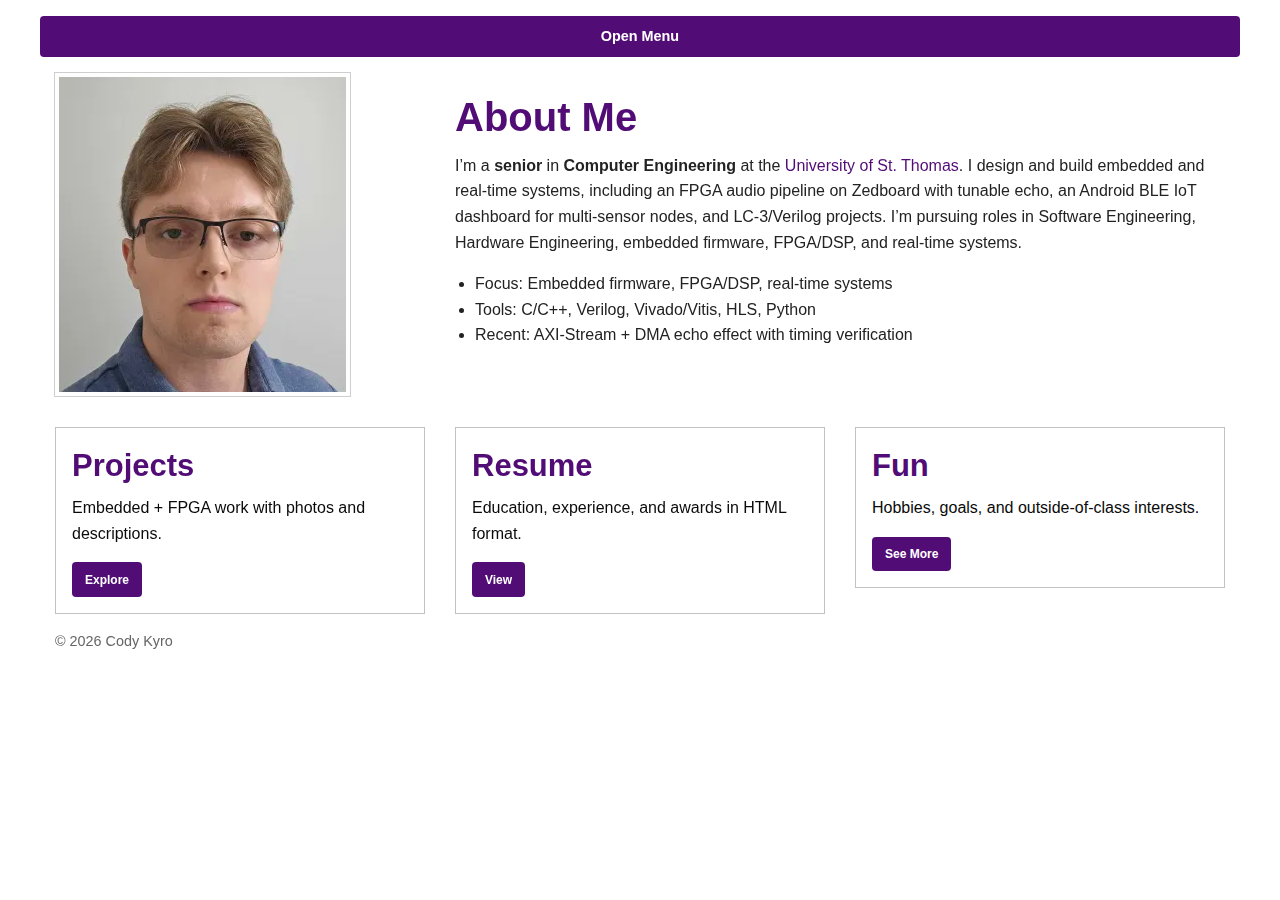
<file: index.html>
<!DOCTYPE html>
<html lang="en">
<head>
  <meta charset="utf-8">
  <meta name="viewport" content="width=device-width, initial-scale=1.0">
  <title>Cody Kyro</title>
  <link rel="stylesheet" href="css/foundation.css">
  <link rel="stylesheet" href="css/style.css">
</head>
<body>
  <div class="off-canvas-wrapper">
    <!-- Off-canvas menu -->
    <div class="off-canvas position-left" id="offCanvas" data-off-canvas>
      <button class="close-button" aria-label="Close menu" type="button" data-close>
        <span aria-hidden="true">&times;</span>
      </button>
      <ul class="vertical menu">
        <li><a href="index.html">Home Page</a></li>
        <li><a href="projects.html">Projects</a></li>
        <li><a href="resume.html">Resume</a></li>
        <li><a href="fun.html">Fun</a></li>
      </ul>
    </div>

    <!-- Page content -->
    <div class="off-canvas-content" data-off-canvas-content">
      <div class="grid-container">
        <!-- Open Menu button (matches Fun page) -->
        <div class="grid-x grid-padding-x">
          <button type="button" class="cell large-auto button" data-toggle="offCanvas">Open Menu</button>
        </div>

        <!-- About Me -->
        <section class="grid-x grid-padding-x grid-margin-y medium-align-middle">
          <!-- Headshot -->
          <div class="cell small-12 medium-4">
            <img src="images/me.png" alt="Headshot of Cody Kyro" class="thumbnail">
          </div>
          <!-- About text -->
          <div class="cell small-12 medium-8">
            <h2>About Me</h2>
            <p>
              I’m a <strong>senior</strong> in <strong>Computer Engineering</strong> at the
              <a href="https://stthomas.edu" target="_blank" rel="noopener">University of St. Thomas</a>.
              I design and build embedded and real-time systems, including an FPGA audio pipeline on Zedboard
              with tunable echo, an Android BLE IoT dashboard for multi-sensor nodes, and LC-3/Verilog projects.
              I’m pursuing roles in Software Engineering, Hardware Engineering, embedded firmware, FPGA/DSP, and real-time systems.
            </p>
            <ul>
              <li>Focus: Embedded firmware, FPGA/DSP, real-time systems</li>
              <li>Tools: C/C++, Verilog, Vivado/Vitis, HLS, Python</li>
              <li>Recent: AXI-Stream + DMA echo effect with timing verification</li>
            </ul>
          </div>
        </section>

        <!-- Purple Callout Bubbles -->
        <section class="grid-x grid-padding-x grid-margin-y">
          <div class="cell small-12 medium-4">
            <div class="callout">
              <h3>Projects</h3>
              <p>Embedded + FPGA work with photos and descriptions.</p>
              <a href="projects.html" class="button small">Explore</a>
            </div>
          </div>
          <div class="cell small-12 medium-4">
            <div class="callout">
              <h3>Resume</h3>
              <p>Education, experience, and awards in HTML format.</p>
              <a href="resume.html" class="button small">View</a>
            </div>
          </div>
          <div class="cell small-12 medium-4">
            <div class="callout">
              <h3>Fun</h3>
              <p>Hobbies, goals, and outside-of-class interests.</p>
              <a href="fun.html" class="button small">See More</a>
            </div>
          </div>
        </section>

        <footer>
          <p style="font-size:0.9rem; color:#666;">© <span id="year"></span> Cody Kyro</p>
        </footer>
      </div>
    </div>
  </div>

  <!-- Foundation scripts -->
  <script src="js/vendor/jquery.js"></script>
  <script src="js/vendor/what-input.js"></script>
  <script src="js/vendor/foundation.js"></script>
  <script>
    $(document).foundation();
    document.getElementById('year').textContent = new Date().getFullYear();
  </script>
</body>
</html>
</file>
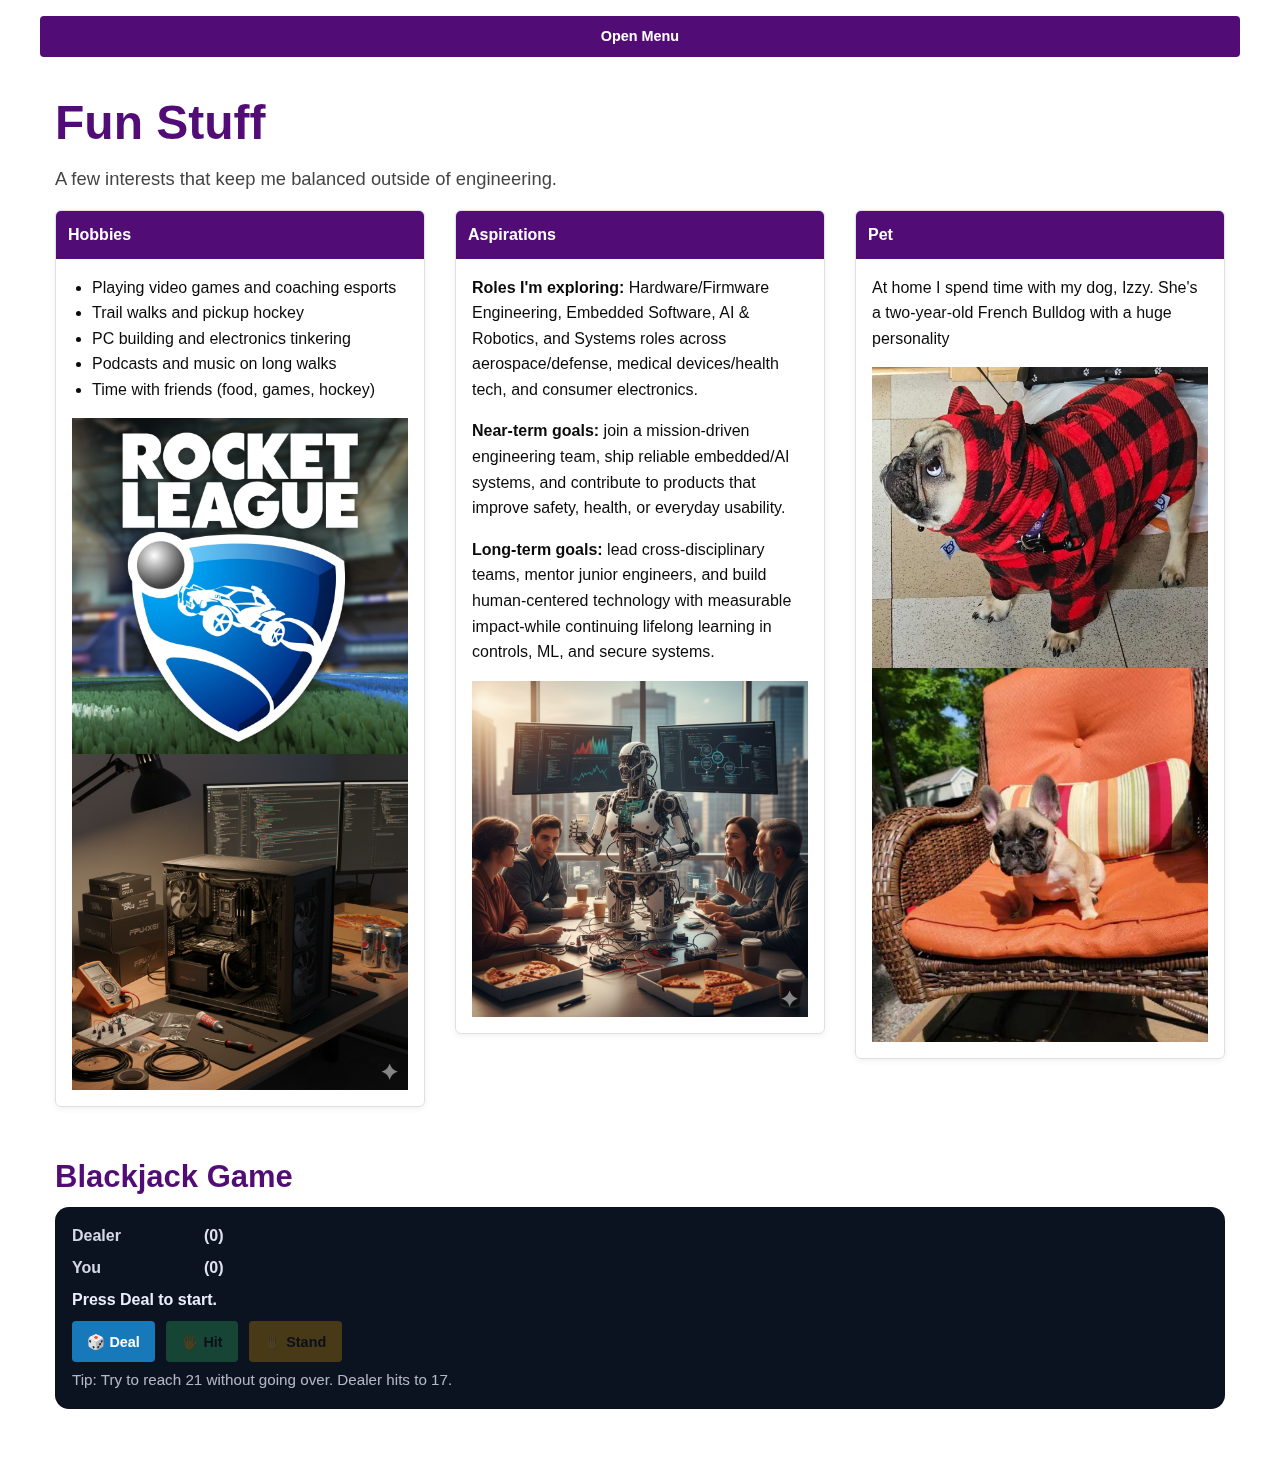
<file: fun.html>
<!DOCTYPE html>
<html lang="en">
<head>
  <meta charset="utf-8">
  <meta name="viewport" content="width=device-width, initial-scale=1.0">
  <title>Cody J. Kyro — Fun</title>
  <link rel="stylesheet" href="css/foundation.css">
  <link rel="stylesheet" href="css/style.css">
  <style>
    /* --- Blackjack minimal styles --- */
    .bj-table { background:#0b1220; color:#e8eefc; border-radius:14px; padding:1rem; }
    .bj-row { display:flex; flex-wrap:wrap; align-items:center; gap:.75rem; margin:.5rem 0; }
    .bj-label { font-weight:700; opacity:.9; min-width:6.5rem; }
    .bj-cards { display:flex; gap:.35rem; flex-wrap:wrap; }
    .bj-card {
      font-size:1.35rem; line-height:1; padding:.35rem .5rem; border-radius:10px;
      background:#111a30; border:1px solid #1f2a44; min-width:2.2rem; text-align:center;
      box-shadow:0 1px 0 rgba(255,255,255,0.06) inset, 0 2px 6px rgba(0,0,0,0.25);
    }
    .bj-card.red { color:#ffb3b3; }
    .bj-tot { font-weight:700; margin-left:.25rem; opacity:.95; }
    .bj-status { margin:.35rem 0 .6rem; min-height:1.2rem; font-weight:700; }
    .bj-status.win { color:#6ee7a8; }     /* green-ish */
    .bj-status.lose { color:#fca5a5; }    /* red-ish */
    .bj-status.push { color:#93c5fd; }    /* blue-ish */
    .bj-controls .button { margin-right:.4rem; margin-bottom:.4rem; }
    .muted { opacity:.75; font-size:.95rem; }
  </style>
</head>
<body>
  <div class="off-canvas-wrapper">
    <!-- Off-canvas menu -->
    <div class="off-canvas position-left" id="offCanvas" data-off-canvas>
      <button class="close-button" aria-label="Close menu" type="button" data-close>
        <span aria-hidden="true">&times;</span>
      </button>
      <ul class="vertical menu">
        <li><a href="index.html">Home page</a></li>
        <li><a href="projects.html">Projects</a></li>
        <li><a href="resume.html">Resume</a></li>
        <li><a href="fun.html">Fun</a></li>
      </ul>
    </div>

    <!-- Page content -->
    <div class="off-canvas-content" data-off-canvas-content>
      <div class="grid-container">
        <!-- Open Menu button -->
        <div class="grid-x grid-padding-x">
          <button type="button" class="cell large-auto button" data-toggle="offCanvas">Open Menu</button>
        </div>

        <!-- Fun content -->
        <div class="grid-x grid-padding-x">
          <div class="cell">
            <h1 style="margin-top:1rem;">Fun Stuff</h1>
            <p class="lead">A few interests that keep me balanced outside of engineering.</p>
          </div>
        </div>

        <!-- Hobbies / Aspirations / Pet -->
        <div class="grid-x grid-padding-x small-up-1 medium-up-2 large-up-3">
          <div class="cell">
            <div class="card">
              <div class="card-divider">Hobbies</div>
              <div class="card-section">
                <ul>
                  <li>Playing video games and coaching esports</li>
                  <li>Trail walks and pickup hockey</li>
                  <li>PC building and electronics tinkering</li>
                  <li>Podcasts and music on long walks</li>
                  <li>Time with friends (food, games, hockey)</li>
                </ul>
                <img src="images/Rocket_League_logo.png" alt="Hockey action" class="project-image">
                <img src="images\Generated Image October 01, 2025 - 10_27AM.png" alt="pcbuilding" class="project-image">
                
              </div>
            </div>
          </div>

          <div class="cell">
            <div class="card">
              <div class="card-divider">Aspirations</div>
              <div class="card-section">
                <p><strong>Roles I'm exploring:</strong> Hardware/Firmware Engineering, Embedded Software, AI & Robotics, and Systems roles across aerospace/defense, medical devices/health tech, and consumer electronics.</p>
                <p><strong>Near-term goals:</strong> join a mission-driven engineering team, ship reliable embedded/AI systems, and contribute to products that improve safety, health, or everyday usability.</p>
                <p><strong>Long-term goals:</strong> lead cross-disciplinary teams, mentor junior engineers, and build human-centered technology with measurable impact-while continuing lifelong learning in controls, ML, and secure systems.</p>
                <img src="images/Generated Image October 01, 2025 - 10_26AM.png" alt="Future goals" class="project-image">
              </div>
            </div>
          </div>

          <div class="cell">
            <div class="card">
              <div class="card-divider">Pet</div>
              <div class="card-section">
                <p>At home I spend time with my dog, Izzy. She's a two-year-old French Bulldog with a huge personality</p>
                <img src="images/izzy.png" alt="My dog, Izzy" class="project-image">
                <img src="images/izzy2.png" alt="Izzy relaxing" class="project-image">
              </div>
            </div>
          </div>
        </div>

        <!-- === Blackjack Game  (replaces former Media section) === -->
        <div class="grid-x grid-padding-x">
          <div class="cell">
            <h3 style="margin-top:2rem;">Blackjack Game</h3>
            <div class="bj-table callout">
              <div class="bj-row">
                <div class="bj-label">Dealer</div>
                <div id="dealer-cards" class="bj-cards"></div>
                <div id="dealer-total" class="bj-tot"></div>
              </div>
              <div class="bj-row">
                <div class="bj-label">You</div>
                <div id="player-cards" class="bj-cards"></div>
                <div id="player-total" class="bj-tot"></div>
              </div>
              <div id="bj-status" class="bj-status"></div>
              <div class="bj-controls">
                <button id="dealBtn" class="button primary">🎲 Deal</button>
                <button id="hitBtn" class="button success" disabled>🖐️ Hit</button>
                <button id="standBtn" class="button warning" disabled>✋ Stand</button>
              </div>
              <div class="muted">Tip: Try to reach 21 without going over. Dealer hits to 17.</div>
            </div>
          </div>
        </div>
        <!-- === /Blackjack === -->

      </div>
    </div>
  </div>

  <!-- Foundation scripts -->
  <script src="js/vendor/jquery.js"></script>
  <script src="js/vendor/what-input.js"></script>
  <script src="js/vendor/foundation.js"></script>
  <script>$(document).foundation();</script>

  <!-- Blackjack logic -->
  <script>
    (function () {
      const SUITS = [
        {s:'♠️', red:false},
        {s:'♥️', red:true},
        {s:'♦️', red:true},
        {s:'♣️', red:false},
      ];
      const RANKS = [
        {r:'A', v:11},
        {r:'2', v:2}, {r:'3', v:3}, {r:'4', v:4}, {r:'5', v:5},
        {r:'6', v:6}, {r:'7', v:7}, {r:'8', v:8}, {r:'9', v:9},
        {r:'10', v:10}, {r:'J', v:10}, {r:'Q', v:10}, {r:'K', v:10}
      ];

      const $dealerCards = document.getElementById('dealer-cards');
      const $playerCards = document.getElementById('player-cards');
      const $dealerTotal = document.getElementById('dealer-total');
      const $playerTotal = document.getElementById('player-total');
      const $status = document.getElementById('bj-status');
      const $deal = document.getElementById('dealBtn');
      const $hit = document.getElementById('hitBtn');
      const $stand = document.getElementById('standBtn');

      let deck = [];
      let dealer = [];
      let player = [];
      let inRound = false;
      let dealerHidden = null; // store the hidden card element

      function buildDeck() {
        const d = [];
        SUITS.forEach(su => {
          RANKS.forEach(ra => {
            d.push({rank: ra.r, val: ra.v, suit: su.s, red: su.red});
          });
        });
        // simple shuffle (Fisher-Yates)
        for (let i = d.length - 1; i > 0; i--) {
          const j = Math.floor(Math.random() * (i + 1));
          [d[i], d[j]] = [d[j], d[i]];
        }
        return d;
      }

      function handValue(hand) {
        let total = 0, aces = 0;
        for (const c of hand) {
          total += c.val;
          if (c.rank === 'A') aces++;
        }
        // downgrade Aces from 11 to 1 while busting
        while (total > 21 && aces > 0) {
          total -= 10;
          aces--;
        }
        return total;
      }

      function cardEl(card, faceDown=false) {
        const el = document.createElement('span');
        el.className = 'bj-card' + (card.red ? ' red' : '');
        el.textContent = faceDown ? '🂠' : `${card.rank}${card.suit}`;
        return el;
      }

      function render(hideDealerHole = true) {
        // clear
        $dealerCards.innerHTML = '';
        $playerCards.innerHTML = '';
        $status.textContent = '';
        $status.className = 'bj-status';

        // dealer
        if (inRound && hideDealerHole && dealer.length >= 2) {
          $dealerCards.appendChild(cardEl(dealer[0], false));
          dealerHidden = cardEl(dealer[1], true);
          $dealerCards.appendChild(dealerHidden);
          for (let i = 2; i < dealer.length; i++) {
            $dealerCards.appendChild(cardEl(dealer[i], false));
          }
          $dealerTotal.textContent = ''; // hidden until reveal
        } else {
          dealer.forEach(c => $dealerCards.appendChild(cardEl(c, false)));
          $dealerTotal.textContent = '(' + handValue(dealer) + ')';
        }

        // player
        player.forEach(c => $playerCards.appendChild(cardEl(c, false)));
        $playerTotal.textContent = '(' + handValue(player) + ')';
      }

      function setButtons(state) {
        // state: 'fresh' | 'active' | 'locked'
        if (state === 'fresh') {
          $deal.disabled = false;
          $hit.disabled = true;
          $stand.disabled = true;
        } else if (state === 'active') {
          $deal.disabled = true;
          $hit.disabled = false;
          $stand.disabled = false;
        } else { // locked
          $deal.disabled = false;
          $hit.disabled = true;
          $stand.disabled = true;
        }
      }

      function message(txt, type) {
        $status.textContent = txt;
        $status.className = 'bj-status ' + (type || '');
      }

      function startRound() {
        deck = buildDeck();
        dealer = [];
        player = [];
        inRound = true;
        dealerHidden = null;
        // initial deal: P, D, P, D
        player.push(deck.pop());
        dealer.push(deck.pop());
        player.push(deck.pop());
        dealer.push(deck.pop());
        setButtons('active');
        render(true);

        const p = handValue(player);
        const d = handValue(dealer);
        // check naturals (reveal)
        if (p === 21 || d === 21) {
          endRound();
        } else {
          message('Your move: Hit or Stand?');
        }
      }

      function hit() {
        if (!inRound) return;
        player.push(deck.pop());
        render(true);
        const p = handValue(player);
        if (p > 21) {
          endRound();
        } else {
          message('You drew a card. Hit or Stand?');
        }
      }

      function dealerPlay() {
        // reveal dealer hole
        render(false);
        // Dealer hits to 17 (standard: hit on <17, stand on 17+)
        while (handValue(dealer) < 17) {
          dealer.push(deck.pop());
          render(false);
        }
      }

      function endRound() {
        // reveal dealer and settle
        dealerPlay();
        const p = handValue(player);
        const d = handValue(dealer);

        if (p > 21) {
          message('Bust! Dealer wins.', 'lose');
        } else if (d > 21) {
          message('Dealer busts. You win!', 'win');
        } else if (p > d) {
          message('You win!', 'win');
        } else if (p < d) {
          message('Dealer wins.', 'lose');
        } else {
          message('Push (tie).', 'push');
        }
        inRound = false;
        setButtons('locked');
      }

      // Wire up controls
      $deal.addEventListener('click', startRound);
      $hit.addEventListener('click', hit);
      $stand.addEventListener('click', endRound);

      // initial state
      setButtons('fresh');
      render(false);
      message('Press Deal to start.');
    })();
  </script>
</body>
</html>
</file>
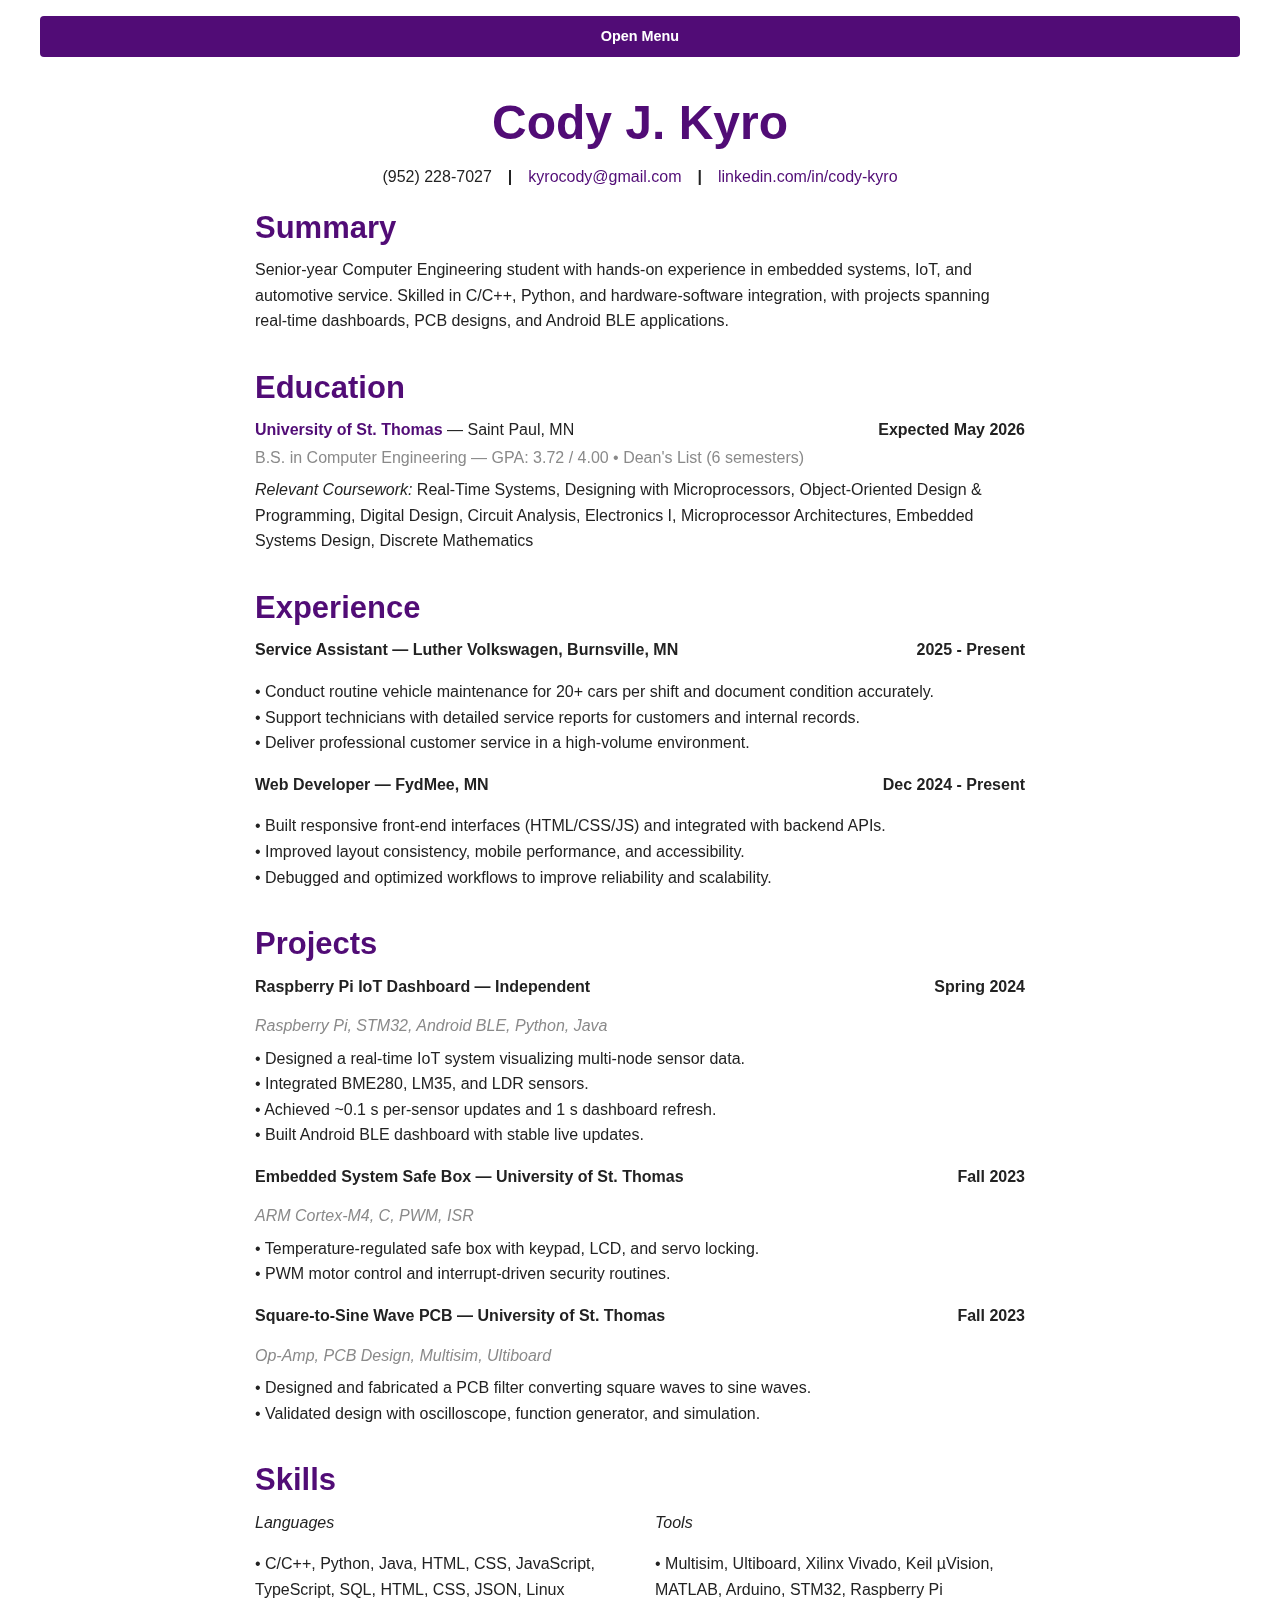
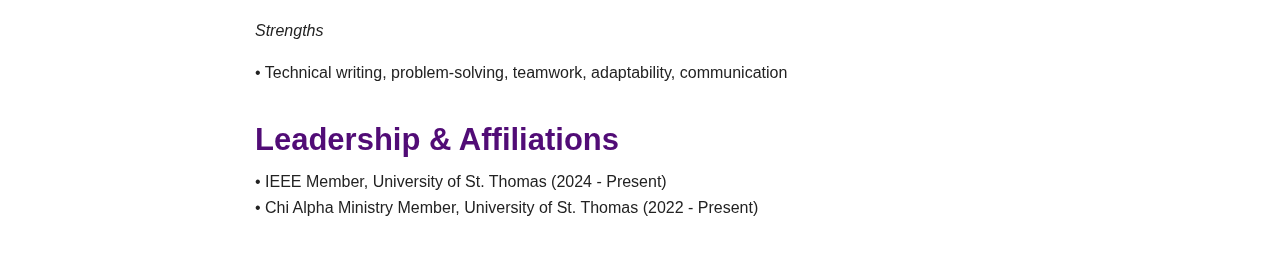
<file: resume.html>
<!DOCTYPE html>
<html lang="en">
<head>
  <meta charset="utf-8">
  <meta name="viewport" content="width=device-width, initial-scale=1.0">
  <title>Cody J. Kyro — Resume</title>
  <!-- Foundation first, then your site theme -->
  <link rel="stylesheet" href="css/foundation.css">
  <link rel="stylesheet" href="css/style.css">

</head>
<body>
  <div class="off-canvas-wrapper">
    <!-- Off-canvas menu -->
    <div class="off-canvas position-left" id="offCanvas" data-off-canvas>
      <button class="close-button" aria-label="Close menu" type="button" data-close>
        <span aria-hidden="true">&times;</span>
      </button>
      <ul class="vertical menu">
                <li><a href="index.html">Home Page</a></li>
                <li><a href="projects.html">Projects</a></li> <!--repalce hashtag with the file name -->
                <li><a href="resume.html">Resume</a></li>
                <li><a href="fun.html">Fun</a></li>
      </ul>
    </div>

    <!-- Page content -->
    <div class="off-canvas-content" data-off-canvas-content>
      <div class="grid-container">
        <!-- Open Menu button -->
        <div class="grid-x grid-padding-x">
          <button type="button" class="cell large-auto button" data-toggle="offCanvas">Open Menu</button>
        </div>

        <!-- Name + Contact -->
        <div class="grid-x grid-padding-x align-center">
          <div class="cell small-12 medium-10 large-8 text-center">
            <h1 style="margin-top:1rem;">Cody J. Kyro</h1>
            <ul class="menu align-center simple" style="margin-bottom:0;">
              <li>(952) 228-7027</li>
              <li><strong>|</strong></li>
              <li><a href="mailto:kyrocody@gmail.com">kyrocody@gmail.com</a></li> 
              <li><strong>|</strong></li>
              <li><a href="https://www.linkedin.com/in/cody-kyro" target="_blank" rel="noopener">linkedin.com/in/cody-kyro</a></li>
            </ul>
          </div>
        </div>

        <!-- Summary -->
        <div class="grid-x grid-padding-x align-center">
          <div class="cell small-12 medium-10 large-8">
            <h3>Summary</h3>
            <p>
              Senior-year Computer Engineering student with hands-on experience in embedded systems, IoT, and automotive service.
              Skilled in C/C++, Python, and hardware-software integration, with projects spanning real-time dashboards, PCB designs,
              and Android BLE applications.
            </p>
          </div>
        </div>

        <!-- Education -->
        <div class="grid-x grid-padding-x align-center">
          <div class="cell small-12 medium-10 large-8">
            <h3>Education</h3>
            <div class="grid-x align-justify">
              <div class="cell auto">
                <p style="margin-bottom:.25rem;">
                  <strong>
                    <a href="https://stthomas.edu" target="_blank" rel="noopener">University of St. Thomas</a>
                  </strong> — Saint Paul, MN
                </p>
                <p class="subheader" style="margin-top:0;">
                  B.S. in Computer Engineering — GPA: 3.72 / 4.00 • Dean's List (6 semesters)
                </p>
              </div>
              <div class="cell shrink text-right">
                <p><strong>Expected May 2026</strong></p>
              </div>
            </div>
            <p><em>Relevant Coursework:</em> Real-Time Systems, Designing with Microprocessors, Object-Oriented Design &amp; Programming,
              Digital Design, Circuit Analysis, Electronics I, Microprocessor Architectures, Embedded Systems Design, Discrete Mathematics
            </p>
          </div>
        </div>

        <!-- Experience -->
        <div class="grid-x grid-padding-x align-center">
          <div class="cell small-12 medium-10 large-8">
            <h3>Experience</h3>

            <div class="grid-x align-justify">
              <div class="cell auto"><p style="margin-bottom:.25rem;"><strong>Service Assistant — Luther Volkswagen, Burnsville, MN</strong></p></div>
              <div class="cell shrink text-right"><p><strong>2025 - Present</strong></p></div>
            </div>
            <ul class="no-bullet">
              <li>• Conduct routine vehicle maintenance for 20+ cars per shift and document condition accurately.</li>
              <li>• Support technicians with detailed service reports for customers and internal records.</li>
              <li>• Deliver professional customer service in a high-volume environment.</li>
            </ul>

            <div class="grid-x align-justify" style="margin-top:.75rem;">
              <div class="cell auto"><p style="margin-bottom:.25rem;"><strong>Web Developer — FydMee, MN</strong></p></div>
              <div class="cell shrink text-right"><p><strong>Dec 2024 - Present</strong></p></div>
            </div>
            <ul class="no-bullet">
              <li>• Built responsive front-end interfaces (HTML/CSS/JS) and integrated with backend APIs.</li>
              <li>• Improved layout consistency, mobile performance, and accessibility.</li>
              <li>• Debugged and optimized workflows to improve reliability and scalability.</li>
            </ul>
          </div>
        </div>

        <!-- Projects -->
        <div class="grid-x grid-padding-x align-center">
          <div class="cell small-12 medium-10 large-8">
            <h3>Projects</h3>

            <div class="grid-x align-justify">
              <div class="cell auto"><p style="margin-bottom:.25rem;"><strong>Raspberry Pi IoT Dashboard — Independent</strong></p></div>
              <div class="cell shrink text-right"><p><strong>Spring 2024</strong></p></div>
            </div>
            <p class="subheader" style="margin-top:0;"><em>Raspberry Pi, STM32, Android BLE, Python, Java</em></p>
            <ul class="no-bullet">
              <li>• Designed a real-time IoT system visualizing multi-node sensor data.</li>
              <li>• Integrated BME280, LM35, and LDR sensors.</li>
              <li>• Achieved ~0.1 s per-sensor updates and 1 s dashboard refresh.</li>
              <li>• Built Android BLE dashboard with stable live updates.</li>
            </ul>

            <div class="grid-x align-justify" style="margin-top:.75rem;">
              <div class="cell auto"><p style="margin-bottom:.25rem;"><strong>Embedded System Safe Box — University of St. Thomas</strong></p></div>
              <div class="cell shrink text-right"><p><strong>Fall 2023</strong></p></div>
            </div>
            <p class="subheader" style="margin-top:0;"><em>ARM Cortex-M4, C, PWM, ISR</em></p>
            <ul class="no-bullet">
              <li>• Temperature-regulated safe box with keypad, LCD, and servo locking.</li>
              <li>• PWM motor control and interrupt-driven security routines.</li>
            </ul>

            <div class="grid-x align-justify" style="margin-top:.75rem;">
              <div class="cell auto"><p style="margin-bottom:.25rem;"><strong>Square-to-Sine Wave PCB — University of St. Thomas</strong></p></div>
              <div class="cell shrink text-right"><p><strong>Fall 2023</strong></p></div>
            </div>
            <p class="subheader" style="margin-top:0;"><em>Op-Amp, PCB Design, Multisim, Ultiboard</em></p>
            <ul class="no-bullet">
              <li>• Designed and fabricated a PCB filter converting square waves to sine waves.</li>
              <li>• Validated design with oscilloscope, function generator, and simulation.</li>
            </ul>
          </div>
        </div>

        <!-- Skills -->
        <div class="grid-x grid-padding-x align-center">
          <div class="cell small-12 medium-10 large-8">
            <h3>Skills</h3>
            <div class="grid-x grid-margin-x">
              <div class="cell small-12 medium-6">
                <p><em>Languages</em></p>
                <ul class="no-bullet">
                  <li>• C/C++, Python, Java, HTML, CSS, JavaScript, TypeScript, SQL, HTML, CSS, JSON, Linux</li>
                </ul>
              </div>
              <div class="cell small-12 medium-6">
                <p><em>Tools</em></p>
                <ul class="no-bullet">
                  <li>• Multisim, Ultiboard, Xilinx Vivado, Keil µVision, MATLAB, Arduino, STM32, Raspberry Pi</li>
                </ul>
              </div>
              <div class="cell small-12">
                <p><em>Strengths</em></p>
                <ul class="no-bullet">
                  <li>• Technical writing, problem-solving, teamwork, adaptability, communication</li>
                </ul>
              </div>
            </div>
          </div>
        </div>

        <!-- Leadership -->
        <div class="grid-x grid-padding-x align-center">
          <div class="cell small-12 medium-10 large-8">
            <h3>Leadership &amp; Affiliations</h3>
            <ul class="no-bullet">
              <li>• IEEE Member, University of St. Thomas (2024 - Present)</li>
              <li>• Chi Alpha Ministry Member, University of St. Thomas (2022 - Present)</li>
            </ul>
          </div>
        </div>

      </div>
    </div>
  </div>

  <!-- Foundation scripts (needed for off-canvas button) -->
  <script src="js/vendor/jquery.js"></script>
  <script src="js/vendor/what-input.js"></script>
  <script src="js/vendor/foundation.js"></script>
  <script>$(document).foundation();</script>
</body>
</html>
</file>
<file: css/style.css>
/* ===========================
   Custom Styles — UST Themed
   =========================== */

/* Global */
body {
  font-family: "Helvetica Neue", Helvetica, Arial, sans-serif;
  line-height: 1.5;
  background-color: #ffffff;
  color: #222222;
  margin: 0;
  padding: 0;
}

a {
color: #510c76;
}

/* Card styling */
.card {
  border: 0.0625rem solid #e0e0e0;   /* 1px → 0.0625rem */
  border-radius: 0.375rem;           /* 6px → 0.375rem */
  overflow: hidden;
  box-shadow: 0 0.125rem 0.375rem rgba(0,0,0,0.06); /* 2px → 0.125rem, 6px → 0.375rem */
  transition: transform 0.15s ease;
  background: #ffffff;
}

.card:hover {
  transform: translateY(-0.1875rem); /* -3px → -0.1875rem */
}

/* Card header bar */
.card-divider {
  background: #510c76; /* UST purple */
  color: #ffffff;
  font-weight: 600;
  text-align: center;
  padding: 0.75rem;
}

/* Buttons */
.button {
  background-color: #510c76;   /* UST purple */
  border-radius: 0.25rem;      /* 4px → 0.25rem */
  font-weight: 600;
  color: #ffffff;
}

.button:hover {
  background-color: #6b1a94;
  color: #ffffff;
}

/* Headings */
h1, h2, h3 {
  font-weight: 600;
  margin-top: 1rem;
  margin-bottom: 0.5rem;
  color: #510c76;
}

/* Lead paragraph (e.g., project intro text) */
.lead {
  font-size: 1.15rem;
  color: #444444;
}

/* Grid container spacing */
.grid-container {
  margin-top: 1rem;
  margin-bottom: 2rem;
}

/* Off-canvas menu */
.off-canvas {
  background-color: #510c76;
  color: #ffffff;
}

.off-canvas .menu a {
  color: #eeeeee;
}

.off-canvas .menu a:hover {
  color: #ffffff;
  font-weight: 600;
}
</file>
